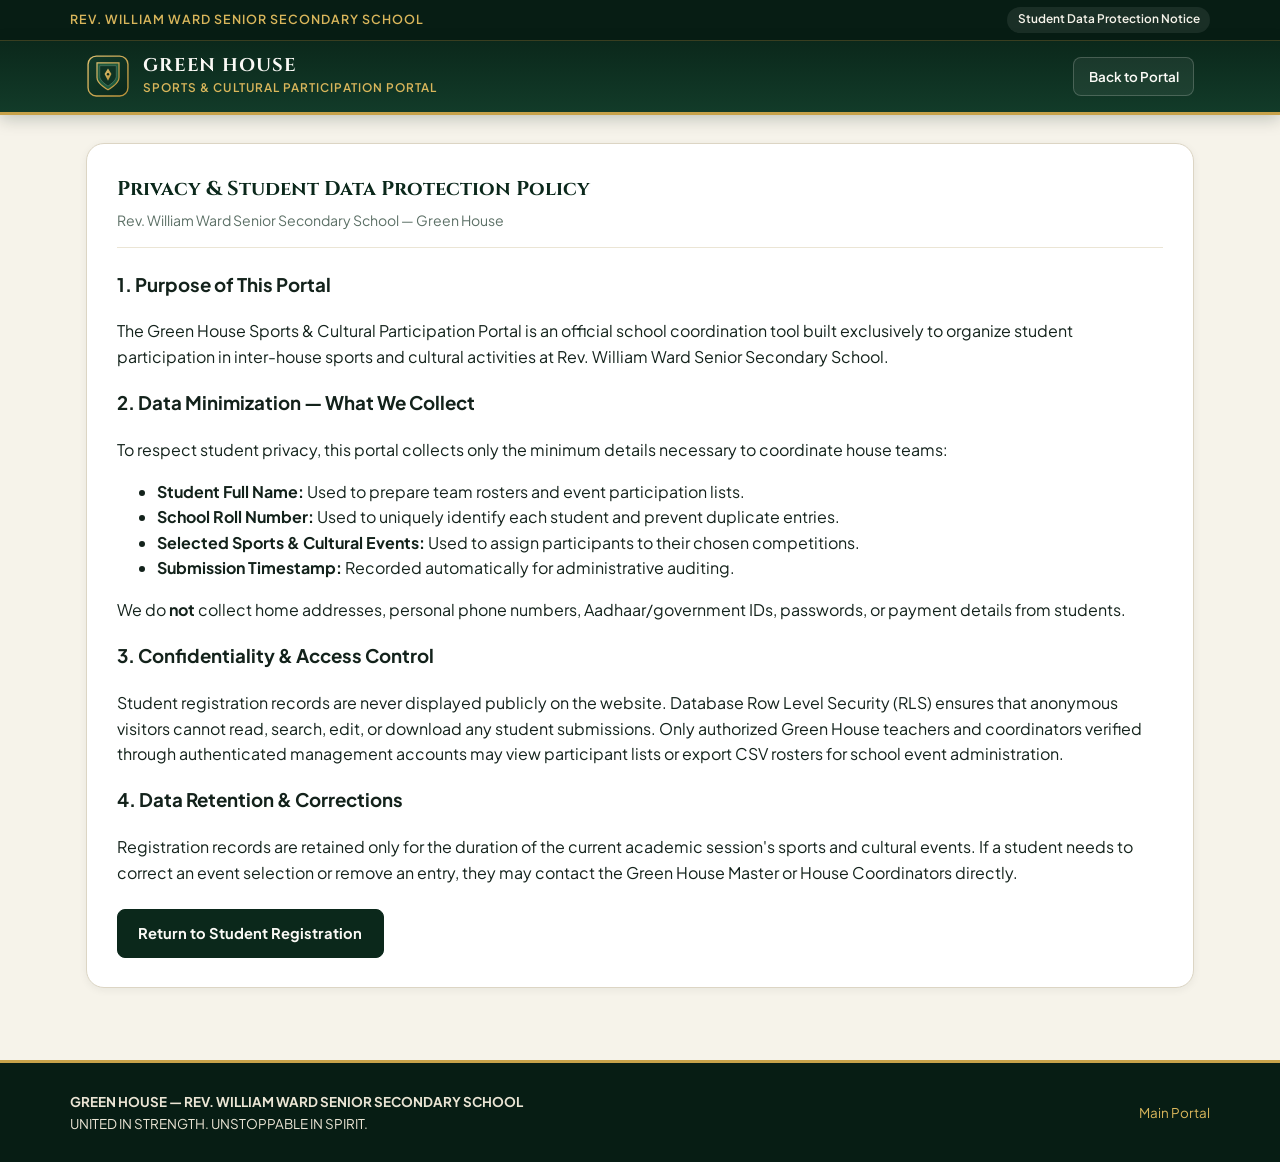
<file: privacy.html>
<!DOCTYPE html>
<html lang="en">
<head>
  <meta charset="UTF-8" />
  <meta name="viewport" content="width=device-width, initial-scale=1.0" />
  <meta name="theme-color" content="#0B281B" />
  <title>Privacy Policy — GREEN HOUSE Participation Portal</title>
  <link rel="icon" type="image/svg+xml" href="./favicon.svg" />
  <link rel="manifest" href="./manifest.json" />
  <link rel="preconnect" href="https://fonts.googleapis.com" />
  <link rel="preconnect" href="https://fonts.gstatic.com" crossorigin />
  <link href="https://fonts.googleapis.com/css2?family=Cinzel:wght@600;700&family=Plus+Jakarta+Sans:wght@400;500;600;700&display=swap" rel="stylesheet" />
  <link rel="stylesheet" href="./styles.css" />
</head>
<body>
  <div class="top-banner">
    <div class="top-banner-inner">
      <span class="school-tag">REV. WILLIAM WARD SENIOR SECONDARY SCHOOL</span>
      <span class="connection-pill">Student Data Protection Notice</span>
    </div>
  </div>

  <header class="site-header">
    <div class="header-inner">
      <a href="./index.html" class="brand">
        <img src="./favicon.svg" alt="Green House Emblem" class="brand-crest" width="44" height="44" />
        <div>
          <p class="brand-title">GREEN HOUSE</p>
          <p class="brand-subtitle">Sports &amp; Cultural Participation Portal</p>
        </div>
      </a>
      <nav class="main-nav">
        <a href="./index.html" class="nav-btn">Back to Portal</a>
      </nav>
    </div>
  </header>

  <main class="main-content">
    <article class="card">
      <div class="card-header">
        <div>
          <h1 class="card-title">Privacy &amp; Student Data Protection Policy</h1>
          <p class="card-subtitle">Rev. William Ward Senior Secondary School — Green House</p>
        </div>
      </div>

      <h3>1. Purpose of This Portal</h3>
      <p>
        The Green House Sports &amp; Cultural Participation Portal is an official school coordination tool built exclusively to organize student participation in inter-house sports and cultural activities at Rev. William Ward Senior Secondary School.
      </p>

      <h3>2. Data Minimization — What We Collect</h3>
      <p>
        To respect student privacy, this portal collects only the minimum details necessary to coordinate house teams:
      </p>
      <ul>
        <li><strong>Student Full Name:</strong> Used to prepare team rosters and event participation lists.</li>
        <li><strong>School Roll Number:</strong> Used to uniquely identify each student and prevent duplicate entries.</li>
        <li><strong>Selected Sports &amp; Cultural Events:</strong> Used to assign participants to their chosen competitions.</li>
        <li><strong>Submission Timestamp:</strong> Recorded automatically for administrative auditing.</li>
      </ul>
      <p>
        We do <strong>not</strong> collect home addresses, personal phone numbers, Aadhaar/government IDs, passwords, or payment details from students.
      </p>

      <h3>3. Confidentiality &amp; Access Control</h3>
      <p>
        Student registration records are never displayed publicly on the website. Database Row Level Security (RLS) ensures that anonymous visitors cannot read, search, edit, or download any student submissions. Only authorized Green House teachers and coordinators verified through authenticated management accounts may view participant lists or export CSV rosters for school event administration.
      </p>

      <h3>4. Data Retention &amp; Corrections</h3>
      <p>
        Registration records are retained only for the duration of the current academic session's sports and cultural events. If a student needs to correct an event selection or remove an entry, they may contact the Green House Master or House Coordinators directly.
      </p>

      <div class="form-actions">
        <a href="./index.html" class="btn btn-primary">Return to Student Registration</a>
      </div>
    </article>
  </main>

  <footer class="site-footer">
    <div class="footer-inner">
      <div>
        <strong>GREEN HOUSE — REV. WILLIAM WARD SENIOR SECONDARY SCHOOL</strong><br />
        <span>UNITED IN STRENGTH. UNSTOPPABLE IN SPIRIT.</span>
      </div>
      <div class="footer-links">
        <a href="./index.html">Main Portal</a>
      </div>
    </div>
  </footer>
</body>
</html>
</file>
<file: styles.css>
:root {
  --forest-950: #071d14;
  --forest-900: #0b281b;
  --forest-800: #123b29;
  --emerald-700: #1e5a3e;
  --emerald-600: #28724f;
  --emerald-100: #e6f1eb;
  --cream-50: #fbfaf6;
  --cream-100: #f6f3ea;
  --cream-200: #ebe5d5;
  --white: #ffffff;
  --gold-500: #c8a24a;
  --gold-400: #d9b65b;
  --gold-700: #8a6b22;
  --gold-100: #faf3e1;
  --ink-900: #13221b;
  --ink-700: #33473d;
  --ink-500: #5c7066;
  --border-light: #dcd5c4;
  --danger-700: #9f2d2d;
  --danger-100: #fdecec;
  --success-700: #1a6640;
  --success-100: #e4f5ec;
  --warn-700: #8c5c12;
  --warn-100: #fef5e4;
  --radius-sm: 8px;
  --radius-md: 12px;
  --radius-lg: 18px;
  --shadow-sm: 0 2px 8px rgba(11, 40, 27, 0.06);
  --shadow-md: 0 10px 28px rgba(11, 40, 27, 0.10);
  --font-display: "Cinzel", "Georgia", "Times New Roman", serif;
  --font-sans: "Plus Jakarta Sans", -apple-system, BlinkMacSystemFont, "Segoe UI", Roboto, sans-serif;
}

*,
*::before,
*::after {
  box-sizing: border-box;
}

html {
  scroll-behavior: smooth;
  -webkit-text-size-adjust: 100%;
}

body {
  margin: 0;
  font-family: var(--font-sans);
  background-color: var(--cream-100);
  color: var(--ink-900);
  line-height: 1.6;
  min-height: 100vh;
  display: flex;
  flex-direction: column;
}

a {
  color: var(--emerald-700);
  text-decoration: none;
}

a:hover {
  text-decoration: underline;
}

/* Top Utility Strip */
.top-banner {
  background-color: var(--forest-950);
  color: var(--cream-200);
  font-size: 0.78rem;
  padding: 0.45rem 1rem;
  border-bottom: 1px solid rgba(200, 162, 74, 0.28);
}

.top-banner-inner {
  max-width: 1140px;
  margin: 0 auto;
  display: flex;
  flex-wrap: wrap;
  align-items: center;
  justify-content: space-between;
  gap: 0.5rem;
}

.school-tag {
  letter-spacing: 0.08em;
  text-transform: uppercase;
  font-weight: 600;
  color: var(--gold-400);
}

.connection-pill {
  display: inline-flex;
  align-items: center;
  gap: 0.4rem;
  padding: 0.2rem 0.65rem;
  border-radius: 999px;
  font-size: 0.74rem;
  font-weight: 600;
  background: rgba(255, 255, 255, 0.08);
  color: var(--cream-100);
}

.connection-pill .dot {
  width: 8px;
  height: 8px;
  border-radius: 50%;
  background-color: var(--gold-400);
}

.connection-pill.is-connected .dot {
  background-color: #4ade80;
}

.connection-pill.is-error .dot {
  background-color: #f87171;
}

/* Header & Navigation */
.site-header {
  background: linear-gradient(180deg, var(--forest-900) 0%, var(--forest-800) 100%);
  color: var(--cream-50);
  border-bottom: 3px solid var(--gold-500);
  position: sticky;
  top: 0;
  z-index: 40;
  box-shadow: 0 4px 16px rgba(7, 29, 20, 0.22);
}

.header-inner {
  max-width: 1140px;
  margin: 0 auto;
  padding: 0.85rem 1rem;
  display: flex;
  flex-wrap: wrap;
  align-items: center;
  justify-content: space-between;
  gap: 0.85rem;
}

.brand {
  display: flex;
  align-items: center;
  gap: 0.8rem;
  color: var(--cream-50);
}

.brand:hover {
  text-decoration: none;
}

.brand-crest {
  width: 44px;
  height: 44px;
  flex-shrink: 0;
}

.brand-title {
  margin: 0;
  font-family: var(--font-display);
  font-size: 1.15rem;
  font-weight: 700;
  letter-spacing: 0.05em;
  color: var(--cream-50);
  line-height: 1.2;
}

.brand-subtitle {
  margin: 0.1rem 0 0;
  font-size: 0.74rem;
  letter-spacing: 0.09em;
  text-transform: uppercase;
  color: var(--gold-400);
  font-weight: 600;
}

.main-nav {
  display: flex;
  flex-wrap: wrap;
  align-items: center;
  gap: 0.45rem;
}

.nav-btn {
  appearance: none;
  border: 1px solid rgba(248, 246, 240, 0.2);
  background: rgba(255, 255, 255, 0.06);
  color: var(--cream-50);
  font-family: var(--font-sans);
  font-size: 0.84rem;
  font-weight: 600;
  padding: 0.5rem 0.9rem;
  border-radius: var(--radius-sm);
  cursor: pointer;
  transition: background-color 0.15s ease, border-color 0.15s ease, color 0.15s ease;
}

.nav-btn:hover {
  background: rgba(255, 255, 255, 0.14);
  border-color: var(--gold-400);
}

.nav-btn.active {
  background-color: var(--gold-500);
  border-color: var(--gold-500);
  color: var(--forest-950);
}

.nav-btn-install {
  border-color: var(--gold-400);
  color: var(--gold-400);
}

/* Hero Section */
.hero {
  background: radial-gradient(circle at top right, #1e5a3e 0%, #0b281b 70%);
  color: var(--cream-50);
  padding: 2.25rem 1rem 2.5rem;
  border-bottom: 1px solid var(--border-light);
}

.hero-inner {
  max-width: 1140px;
  margin: 0 auto;
  display: grid;
  grid-template-columns: 1fr;
  gap: 1.5rem;
  align-items: center;
}

@media (min-width: 820px) {
  .hero-inner {
    grid-template-columns: 1.45fr 0.85fr;
  }
}

.hero-kicker {
  display: inline-block;
  font-size: 0.76rem;
  font-weight: 700;
  letter-spacing: 0.12em;
  text-transform: uppercase;
  color: var(--gold-400);
  background: rgba(200, 162, 74, 0.14);
  border: 1px solid rgba(200, 162, 74, 0.35);
  padding: 0.3rem 0.75rem;
  border-radius: 999px;
  margin-bottom: 0.75rem;
}

.hero h1 {
  margin: 0 0 0.65rem;
  font-family: var(--font-display);
  font-size: clamp(1.55rem, 3.2vw, 2.35rem);
  line-height: 1.2;
  color: var(--cream-50);
}

.hero-motto {
  margin: 0 0 0.85rem;
  font-size: 0.95rem;
  font-weight: 700;
  letter-spacing: 0.11em;
  color: var(--gold-400);
}

.hero-desc {
  margin: 0;
  color: var(--cream-200);
  font-size: 0.96rem;
  max-width: 60ch;
}

.hero-status-card {
  background: rgba(7, 29, 20, 0.65);
  border: 1px solid rgba(200, 162, 74, 0.4);
  border-radius: var(--radius-md);
  padding: 1.25rem;
}

.hero-status-label {
  font-size: 0.74rem;
  text-transform: uppercase;
  letter-spacing: 0.1em;
  color: var(--cream-200);
  margin: 0 0 0.35rem;
}

.reg-badge {
  display: inline-flex;
  align-items: center;
  gap: 0.45rem;
  font-size: 0.92rem;
  font-weight: 700;
  padding: 0.35rem 0.8rem;
  border-radius: var(--radius-sm);
  margin-bottom: 0.75rem;
}

.reg-badge.open {
  background-color: rgba(34, 197, 94, 0.18);
  color: #86efac;
  border: 1px solid rgba(134, 239, 172, 0.35);
}

.reg-badge.closed {
  background-color: rgba(239, 68, 68, 0.18);
  color: #fca5a5;
  border: 1px solid rgba(252, 165, 165, 0.35);
}

.reg-badge.pending {
  background-color: rgba(200, 162, 74, 0.18);
  color: var(--gold-400);
  border: 1px solid rgba(217, 182, 91, 0.35);
}

.hero-meta-list {
  list-style: none;
  padding: 0;
  margin: 0;
  font-size: 0.85rem;
  color: var(--cream-200);
  display: grid;
  gap: 0.4rem;
}

/* Main Container */
.main-content {
  max-width: 1140px;
  width: 100%;
  margin: 0 auto;
  padding: 1.75rem 1rem 3rem;
  flex: 1;
}

.view-section {
  display: none;
}

.view-section.active {
  display: block;
}

/* Alerts & Banners */
.alert {
  padding: 0.95rem 1.1rem;
  border-radius: var(--radius-md);
  margin-bottom: 1.25rem;
  font-size: 0.92rem;
  border: 1px solid transparent;
  line-height: 1.5;
}

.alert-info {
  background-color: var(--emerald-100);
  border-color: #b7d7c6;
  color: var(--forest-900);
}

.alert-warning {
  background-color: var(--warn-100);
  border-color: #ebd09e;
  color: var(--warn-700);
}

.alert-success {
  background-color: var(--success-100);
  border-color: #a7d9be;
  color: var(--success-700);
}

.alert-danger {
  background-color: var(--danger-100);
  border-color: #e6b4b4;
  color: var(--danger-700);
}

/* Cards */
.card {
  background-color: var(--white);
  border: 1px solid var(--border-light);
  border-radius: var(--radius-lg);
  padding: 1.4rem;
  box-shadow: var(--shadow-sm);
  margin-bottom: 1.5rem;
}

@media (min-width: 640px) {
  .card {
    padding: 1.85rem;
  }
}

.card-header {
  border-bottom: 1px solid var(--cream-200);
  padding-bottom: 0.95rem;
  margin-bottom: 1.35rem;
  display: flex;
  flex-wrap: wrap;
  align-items: center;
  justify-content: space-between;
  gap: 0.75rem;
}

.card-title {
  margin: 0;
  font-family: var(--font-display);
  font-size: 1.25rem;
  color: var(--forest-900);
}

.card-subtitle {
  margin: 0.25rem 0 0;
  font-size: 0.88rem;
  color: var(--ink-500);
}

/* Form Elements */
.form-grid-2 {
  display: grid;
  grid-template-columns: 1fr;
  gap: 1.1rem;
}

@media (min-width: 640px) {
  .form-grid-2 {
    grid-template-columns: 1fr 1fr;
  }
}

.form-group {
  margin-bottom: 1.15rem;
}

.form-label {
  display: block;
  font-size: 0.88rem;
  font-weight: 700;
  color: var(--forest-900);
  margin-bottom: 0.4rem;
}

.form-hint {
  display: block;
  font-size: 0.79rem;
  color: var(--ink-500);
  margin-top: 0.3rem;
}

.form-control {
  width: 100%;
  padding: 0.72rem 0.9rem;
  font-family: var(--font-sans);
  font-size: 0.96rem;
  color: var(--ink-900);
  background-color: var(--cream-50);
  border: 1.5px solid var(--border-light);
  border-radius: var(--radius-sm);
  transition: border-color 0.15s ease, box-shadow 0.15s ease;
}

.form-control:focus {
  outline: none;
  border-color: var(--emerald-700);
  background-color: var(--white);
  box-shadow: 0 0 0 3px rgba(30, 90, 62, 0.14);
}

/* Event Selection Grid */
.event-category-block {
  margin-top: 1.35rem;
  padding-top: 1.2rem;
  border-top: 1px solid var(--cream-200);
}

.category-heading-row {
  display: flex;
  flex-wrap: wrap;
  align-items: center;
  justify-content: space-between;
  gap: 0.5rem;
  margin-bottom: 0.85rem;
}

.category-title {
  margin: 0;
  font-size: 1.02rem;
  font-weight: 700;
  color: var(--forest-900);
  display: flex;
  align-items: center;
  gap: 0.5rem;
}

.count-chip {
  font-size: 0.76rem;
  font-weight: 700;
  padding: 0.2rem 0.6rem;
  border-radius: 999px;
  background-color: var(--emerald-100);
  color: var(--emerald-700);
}

.events-checkbox-grid {
  display: grid;
  grid-template-columns: repeat(auto-fill, minmax(200px, 1fr));
  gap: 0.65rem;
}

.event-option {
  position: relative;
  display: flex;
  align-items: center;
  gap: 0.65rem;
  padding: 0.72rem 0.85rem;
  background-color: var(--cream-50);
  border: 1.5px solid var(--border-light);
  border-radius: var(--radius-sm);
  cursor: pointer;
  user-select: none;
  transition: border-color 0.15s ease, background-color 0.15s ease;
}

.event-option:hover {
  border-color: var(--emerald-600);
  background-color: var(--white);
}

.event-option input[type="checkbox"] {
  width: 18px;
  height: 18px;
  accent-color: var(--emerald-700);
  margin: 0;
  flex-shrink: 0;
  cursor: pointer;
}

.event-option.selected {
  background-color: var(--emerald-100);
  border-color: var(--emerald-700);
  font-weight: 600;
  color: var(--forest-900);
}

/* Buttons */
.btn {
  display: inline-flex;
  align-items: center;
  justify-content: center;
  gap: 0.45rem;
  font-family: var(--font-sans);
  font-size: 0.92rem;
  font-weight: 700;
  padding: 0.72rem 1.3rem;
  border-radius: var(--radius-sm);
  border: 1.5px solid transparent;
  cursor: pointer;
  transition: background-color 0.15s ease, border-color 0.15s ease, opacity 0.15s ease;
}

.btn:disabled {
  opacity: 0.55;
  cursor: not-allowed;
}

.btn-primary {
  background-color: var(--forest-900);
  color: var(--cream-50);
  border-color: var(--forest-900);
}

.btn-primary:hover:not(:disabled) {
  background-color: var(--emerald-700);
  border-color: var(--emerald-700);
}

.btn-gold {
  background-color: var(--gold-500);
  color: var(--forest-950);
  border-color: var(--gold-500);
}

.btn-gold:hover:not(:disabled) {
  background-color: var(--gold-400);
}

.btn-outline {
  background-color: var(--white);
  color: var(--forest-900);
  border-color: var(--border-light);
}

.btn-outline:hover:not(:disabled) {
  border-color: var(--forest-900);
  background-color: var(--cream-50);
}

.btn-danger {
  background-color: var(--danger-100);
  color: var(--danger-700);
  border-color: #e4b2b2;
}

.btn-danger:hover:not(:disabled) {
  background-color: #f9d8d8;
}

.btn-sm {
  font-size: 0.8rem;
  padding: 0.42rem 0.78rem;
}

.form-actions {
  margin-top: 1.5rem;
  display: flex;
  flex-wrap: wrap;
  align-items: center;
  gap: 0.75rem;
}

/* Confirmation Receipt Box */
.receipt-box {
  background-color: var(--cream-50);
  border: 1.5px solid var(--gold-500);
  border-radius: var(--radius-md);
  padding: 1.25rem;
  margin-top: 1.25rem;
}

.receipt-title {
  margin: 0 0 0.65rem;
  font-family: var(--font-display);
  font-size: 1.08rem;
  color: var(--forest-900);
}

.receipt-grid {
  display: grid;
  grid-template-columns: repeat(auto-fit, minmax(180px, 1fr));
  gap: 0.75rem;
  font-size: 0.88rem;
}

/* Management Dashboard */
.login-card {
  max-width: 460px;
  margin: 1rem auto;
}

.dashboard-topbar {
  display: flex;
  flex-wrap: wrap;
  align-items: center;
  justify-content: space-between;
  gap: 0.85rem;
  background-color: var(--forest-900);
  color: var(--cream-50);
  padding: 1rem 1.25rem;
  border-radius: var(--radius-md);
  margin-bottom: 1.25rem;
  border-left: 4px solid var(--gold-500);
}

.dashboard-tabs {
  display: flex;
  flex-wrap: wrap;
  gap: 0.45rem;
  margin-bottom: 1.35rem;
  border-bottom: 2px solid var(--cream-200);
  padding-bottom: 0.65rem;
}

.tab-btn {
  appearance: none;
  border: 1px solid var(--border-light);
  background: var(--white);
  color: var(--ink-700);
  font-family: var(--font-sans);
  font-size: 0.86rem;
  font-weight: 700;
  padding: 0.55rem 1rem;
  border-radius: var(--radius-sm);
  cursor: pointer;
}

.tab-btn.active {
  background-color: var(--forest-900);
  border-color: var(--forest-900);
  color: var(--cream-50);
}

.tab-panel {
  display: none;
}

.tab-panel.active {
  display: block;
}

/* KPI Stat Cards */
.stats-grid {
  display: grid;
  grid-template-columns: repeat(auto-fit, minmax(200px, 1fr));
  gap: 1rem;
  margin-bottom: 1.5rem;
}

.stat-card {
  background-color: var(--white);
  border: 1px solid var(--border-light);
  border-top: 3px solid var(--emerald-700);
  border-radius: var(--radius-md);
  padding: 1.15rem;
  box-shadow: var(--shadow-sm);
}

.stat-card.gold-accent {
  border-top-color: var(--gold-500);
}

.stat-label {
  font-size: 0.78rem;
  font-weight: 700;
  text-transform: uppercase;
  letter-spacing: 0.06em;
  color: var(--ink-500);
  margin: 0 0 0.35rem;
}

.stat-value {
  font-family: var(--font-display);
  font-size: 1.85rem;
  font-weight: 700;
  color: var(--forest-900);
  margin: 0;
}

.stat-note {
  font-size: 0.78rem;
  color: var(--ink-500);
  margin: 0.25rem 0 0;
}

/* Breakdown Bars */
.breakdown-grid {
  display: grid;
  grid-template-columns: 1fr;
  gap: 1.25rem;
}

@media (min-width: 768px) {
  .breakdown-grid {
    grid-template-columns: 1fr 1fr;
  }
}

.bar-row {
  margin-bottom: 0.75rem;
}

.bar-label-row {
  display: flex;
  justify-content: space-between;
  font-size: 0.85rem;
  font-weight: 600;
  margin-bottom: 0.25rem;
}

.bar-track {
  width: 100%;
  height: 8px;
  background-color: var(--cream-200);
  border-radius: 999px;
  overflow: hidden;
}

.bar-fill {
  height: 100%;
  background-color: var(--emerald-700);
  border-radius: 999px;
}

.bar-fill.cultural {
  background-color: var(--gold-500);
}

/* Tables */
.toolbar-row {
  display: flex;
  flex-wrap: wrap;
  align-items: center;
  justify-content: space-between;
  gap: 0.75rem;
  margin-bottom: 1rem;
}

.search-input-wrap {
  flex: 1 1 250px;
}

.table-responsive {
  width: 100%;
  overflow-x: auto;
  border: 1px solid var(--border-light);
  border-radius: var(--radius-md);
}

table {
  width: 100%;
  border-collapse: collapse;
  font-size: 0.88rem;
  background-color: var(--white);
}

th,
td {
  padding: 0.78rem 0.9rem;
  text-align: left;
  border-bottom: 1px solid var(--cream-200);
  vertical-align: top;
}

th {
  background-color: var(--cream-100);
  font-weight: 700;
  color: var(--forest-900);
  white-space: nowrap;
}

tr:last-child td {
  border-bottom: none;
}

.badge-list {
  display: flex;
  flex-wrap: wrap;
  gap: 0.3rem;
}

.mini-badge {
  display: inline-block;
  font-size: 0.75rem;
  font-weight: 600;
  padding: 0.16rem 0.5rem;
  border-radius: 6px;
  background-color: var(--emerald-100);
  color: var(--forest-900);
}

.mini-badge.cultural {
  background-color: var(--gold-100);
  color: var(--gold-700);
}

.status-pill {
  display: inline-block;
  font-size: 0.75rem;
  font-weight: 700;
  padding: 0.2rem 0.55rem;
  border-radius: 999px;
}

.status-pill.active {
  background-color: var(--success-100);
  color: var(--success-700);
}

.status-pill.inactive {
  background-color: var(--danger-100);
  color: var(--danger-700);
}

.action-group {
  display: flex;
  flex-wrap: wrap;
  gap: 0.35rem;
}

/* Settings Cards */
.settings-grid {
  display: grid;
  grid-template-columns: 1fr;
  gap: 1.25rem;
}

@media (min-width: 768px) {
  .settings-grid {
    grid-template-columns: 1fr 1fr;
  }
}

.setting-box {
  border: 1px solid var(--border-light);
  border-radius: var(--radius-md);
  padding: 1.25rem;
  background-color: var(--cream-50);
}

.setting-box h3 {
  margin: 0 0 0.45rem;
  font-size: 1.02rem;
  color: var(--forest-900);
}

.setting-box p {
  margin: 0 0 1rem;
  font-size: 0.87rem;
  color: var(--ink-700);
}

/* Footer */
.site-footer {
  background-color: var(--forest-950);
  color: var(--cream-200);
  padding: 1.75rem 1rem;
  border-top: 3px solid var(--gold-500);
  font-size: 0.84rem;
}

.footer-inner {
  max-width: 1140px;
  margin: 0 auto;
  display: flex;
  flex-wrap: wrap;
  align-items: center;
  justify-content: space-between;
  gap: 1rem;
}

.footer-links {
  display: flex;
  flex-wrap: wrap;
  gap: 1rem;
}

.footer-links a {
  color: var(--gold-400);
}

.hidden {
  display: none !important;
}
</file>
